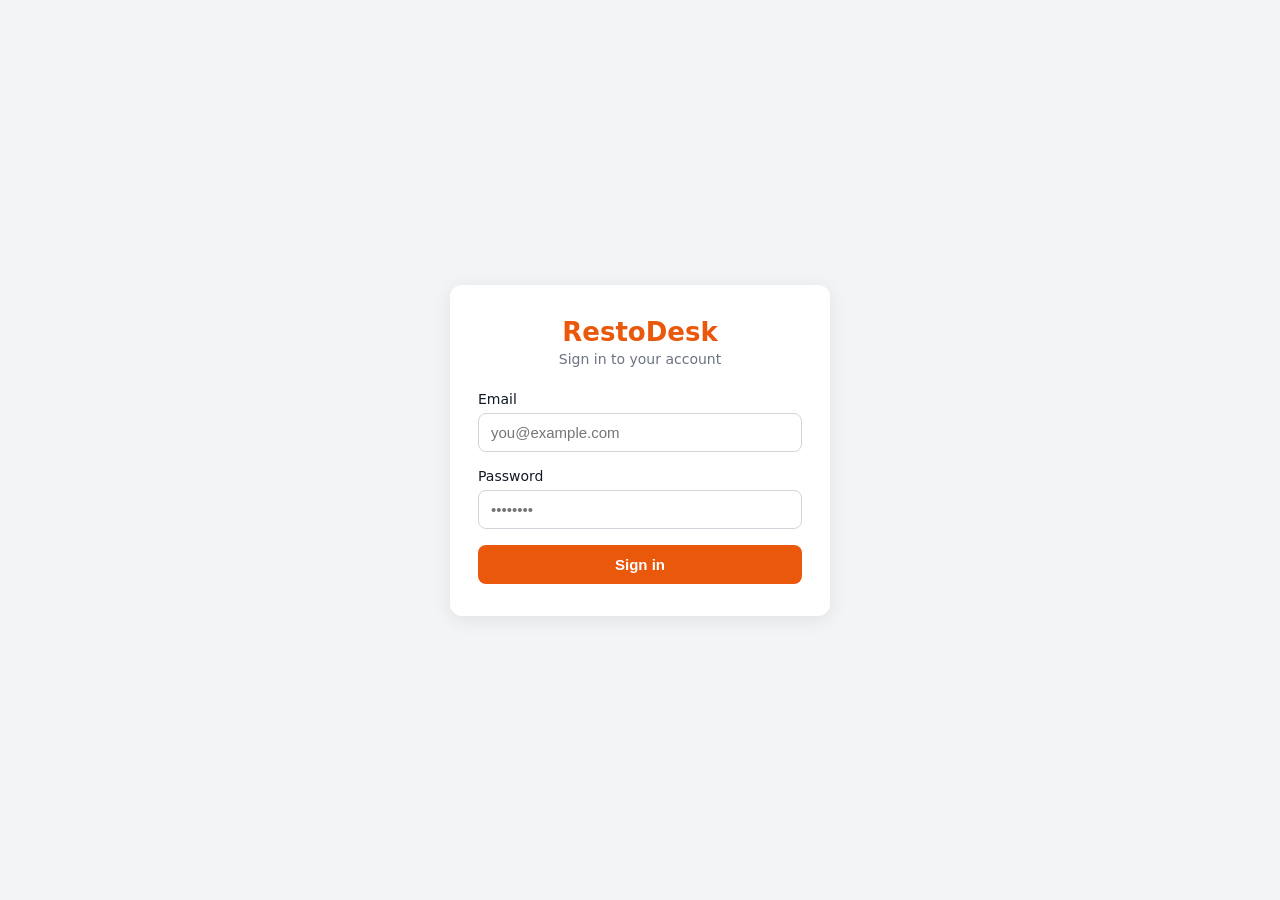
<file: index.html>
<!DOCTYPE html>
<html lang="en">
<head>
  <meta charset="UTF-8" />
  <meta name="viewport" content="width=device-width, initial-scale=1" />
  <title>RestoDesk</title>
  <script>
    window.location.replace("screens/login.html");
  </script>
</head>
<body>
  <p>Redirecting...</p>
</body>
</html>
</file>
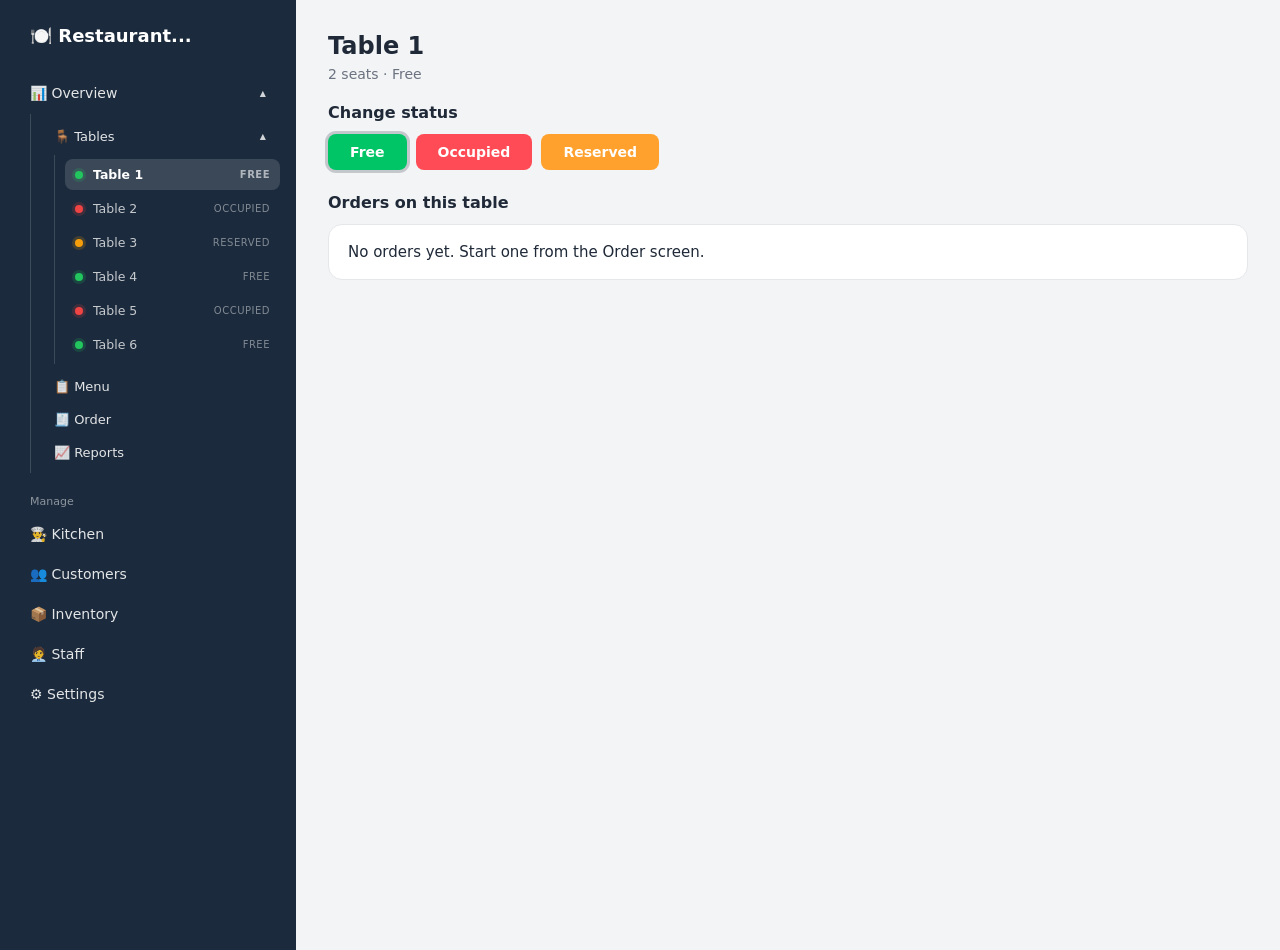
<file: screens/dashboard.html>
<!DOCTYPE html>
<html lang="en">
<head>
  <meta charset="UTF-8">
  <meta name="viewport" content="width=device-width, initial-scale=1">
  <title>Restaurant dashboard</title>
  <link rel="stylesheet" href="/css/pages/dashboard.css">
</head>
<body class="dashboard" data-page="dashboard">

  <aside class="sidebar">
    <span class="brand">🍽️ Restaurant...</span>

    <nav>
      <!-- Overview dropdown -->
      <button class="nav-link" type="button" data-toggle="overviewMenu" aria-expanded="true">
        📊 Overview <span class="arrow">▲</span>
      </button>

      <div id="overviewMenu">
        <!-- Tables dropdown -->
        <button class="nav-link" type="button" data-toggle="tablesSubmenu" aria-expanded="true">
          🪑 Tables <span class="arrow">▲</span>
        </button>
        <div id="tablesSubmenu"><!-- filled by dashboard.js --></div>

        <a href="/screens/menu">📋 Menu</a>
        <a href="/screens/order">🧾 Order</a>
        <a href="/screens/reports">📈 Reports</a>
      </div>

      <div class="group-label">Manage</div>
      <a href="#">👨‍🍳 Kitchen</a>
      <a href="#">👥 Customers</a>
      <a href="#">📦 Inventory</a>
      <a href="#">🧑‍💼 Staff</a>
      <a href="/screens/settings">⚙️ Settings</a>
    </nav>
  </aside>

  <main class="main">
    <h1 id="tableTitle">Table 1</h1>
    <p class="meta" id="tableMeta">2 seats · Free</p>

    <h2>Change status</h2>
    <div class="status-actions" id="statusActions">
      <button class="status-btn" type="button" data-status="free">Free</button>
      <button class="status-btn" type="button" data-status="occupied">Occupied</button>
      <button class="status-btn" type="button" data-status="reserved">Reserved</button>
    </div>

    <h2>Orders on this table</h2>
    <div class="orders-card">No orders yet. Start one from the Order screen.</div>
  </main>

  <script type="module" src="/js/main.js"></script>
</body>
</html>
</file>
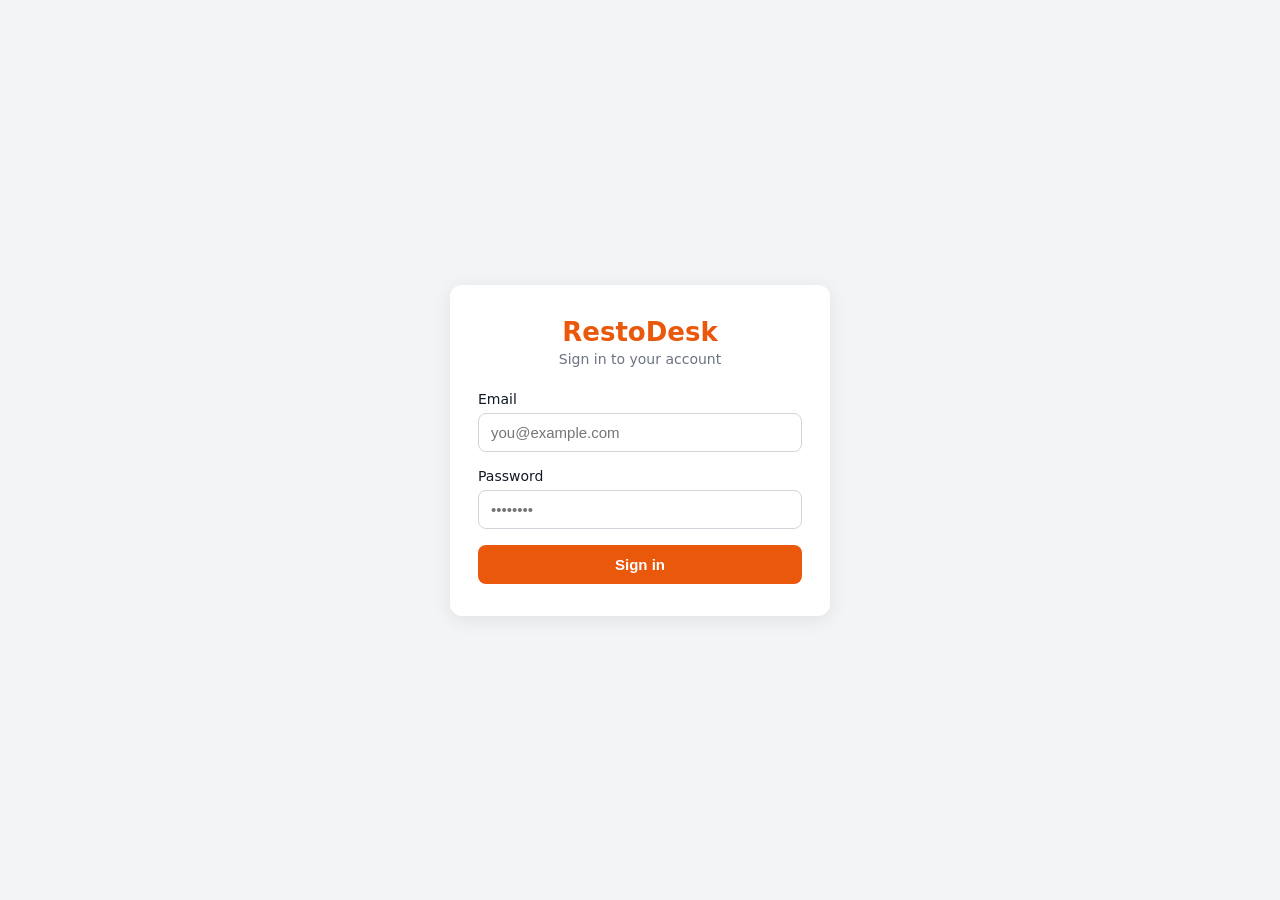
<file: screens/login.html>
<!DOCTYPE html>
<html lang="en">
<head>
  <meta charset="UTF-8" />
  <meta name="viewport" content="width=device-width, initial-scale=1" />
  <title>RestoDesk - Login</title>
  <link rel="stylesheet" href="../css/pages/login.css" />
</head>
<body data-page="login">
  <main class="login-page">
    <form class="login-card" id="loginForm" novalidate>
      <h1 class="login-title">RestoDesk</h1>
      <p class="login-subtitle">Sign in to your account</p>

      <label for="email">Email</label>
      <input type="email" id="email" placeholder="you@example.com" required />

      <label for="password">Password</label>
      <input type="password" id="password" placeholder="••••••••" required />

      <button type="submit">Sign in</button>
    </form>
  </main>

  <script type="module" src="../js/main.js"></script>
</body>
</html>
</file>
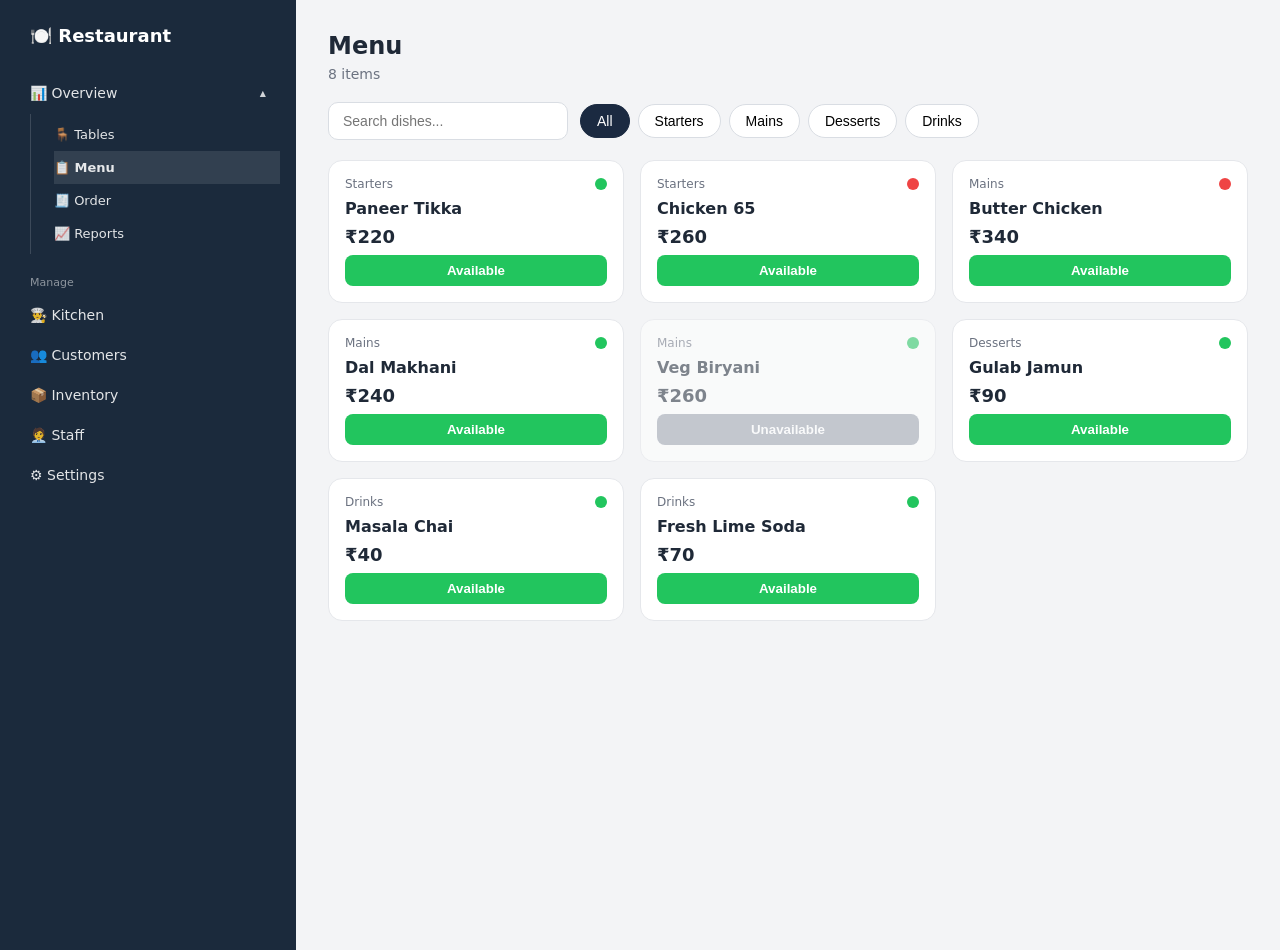
<file: screens/menu.html>
<!DOCTYPE html>
<html lang="en">
<head>
  <meta charset="UTF-8">
  <meta name="viewport" content="width=device-width, initial-scale=1">
  <title>Restaurant menu</title>
  <link rel="stylesheet" href="/css/pages/dashboard.css">
  <link rel="stylesheet" href="/css/pages/menu.css">
</head>
<body class="dashboard" data-page="menu">

  <aside class="sidebar">
    <span class="brand">🍽️ Restaurant</span>

    <nav>
      <button class="nav-link" type="button" data-toggle="overviewMenu" aria-expanded="true">
        📊 Overview <span class="arrow">▲</span>
      </button>

      <div id="overviewMenu">
        <a href="/screens/dashboard">🪑 Tables</a>
        <a href="/screens/menu" class="active">📋 Menu</a>
        <a href="/screens/order">🧾 Order</a>
        <a href="/screens/reports">📈 Reports</a>
      </div>

      <div class="group-label">Manage</div>
      <a href="#">👨‍🍳 Kitchen</a>
      <a href="#">👥 Customers</a>
      <a href="#">📦 Inventory</a>
      <a href="#">🧑‍💼 Staff</a>
      <a href="/screens/settings">⚙️ Settings</a>
    </nav>
  </aside>

  <main class="main">
    <h1>Menu</h1>
    <p class="meta" id="menuMeta"></p>

    <div class="menu-toolbar">
      <input type="search" id="menuSearch" placeholder="Search dishes..." />
      <div class="category-tabs" id="categoryTabs"></div>
    </div>

    <div class="menu-grid" id="menuGrid"></div>
  </main>

  <script type="module" src="/js/main.js"></script>
</body>
</html>
</file>
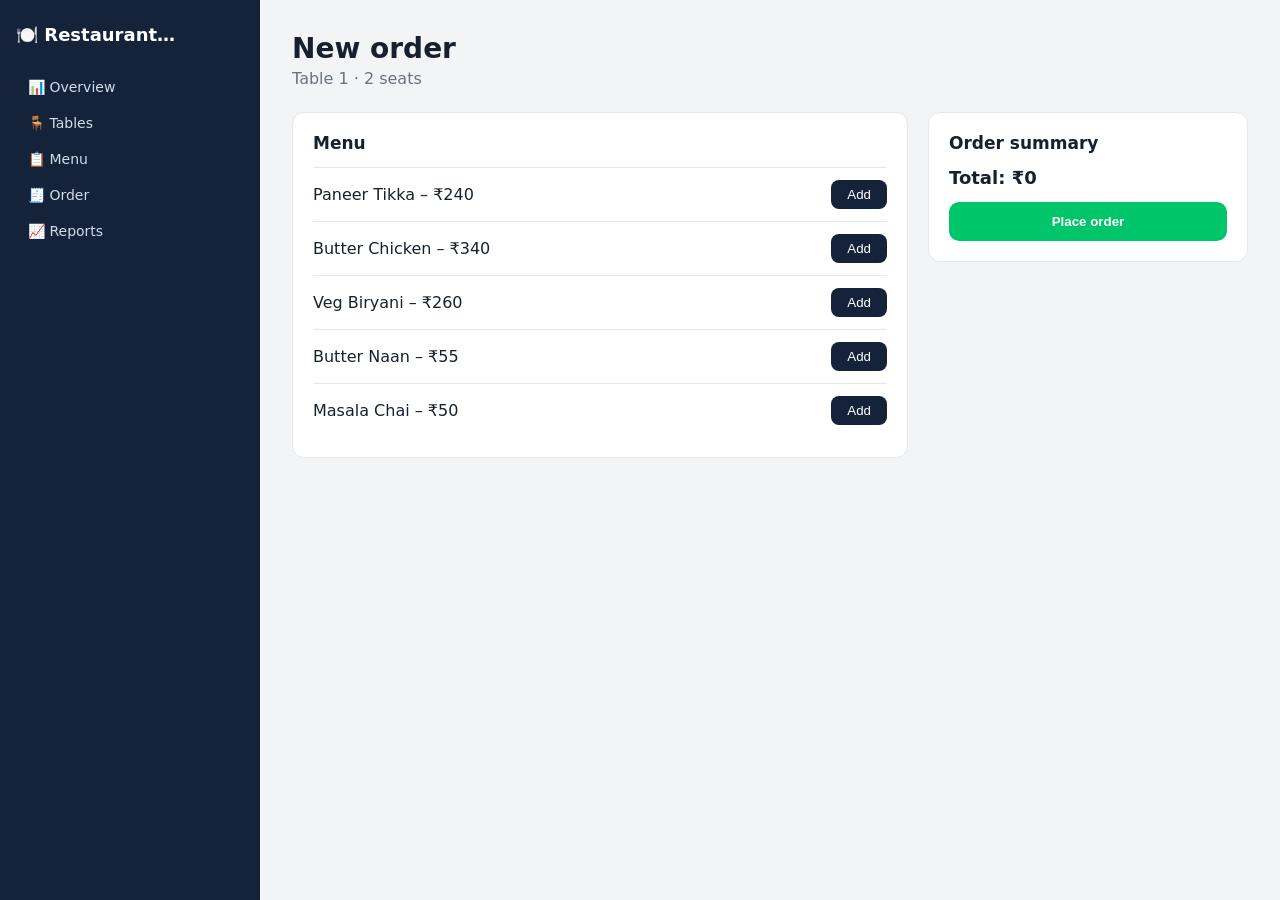
<file: screens/order.html>
<!DOCTYPE html>
<html lang="en">
<head>
  <meta charset="UTF-8" />
  <meta name="viewport" content="width=device-width, initial-scale=1.0" />
  <title>Restaurant dashboard – Order</title>
  <link rel="stylesheet" href="/css/pages/order.css" />
</head>
<body data-page="order">
  <div class="app">

    <aside class="sidebar">
      <div class="brand">🍽️ Restaurant…</div>
      <a class="nav-link" href="/screens/dashboard">📊 Overview</a>
      <a class="nav-link" href="/screens/dashboard">🪑 Tables</a>
      <a class="nav-link" href="/screens/menu">📋 Menu</a>
      <a class="nav-link" href="/screens/order">🧾 Order</a>
      <a class="nav-link" href="/screens/reports">📈 Reports</a>
    </aside>

    <main class="content">
      <h1>New order</h1>
      <p class="meta">Table 1 · 2 seats</p>

      <div class="grid">
        <section class="card">
          <h2>Menu</h2>
          <div id="menuList"></div>
        </section>

        <section class="card">
          <h2>Order summary</h2>
          <ul id="orderList"></ul>
          <p class="total">Total: <span id="total">₹0</span></p>
          <button class="place" id="placeBtn">Place order</button>
        </section>
      </div>
    </main>
  </div>

  <script type="module" src="/js/main.js"></script>
</body>
</html>
</file>
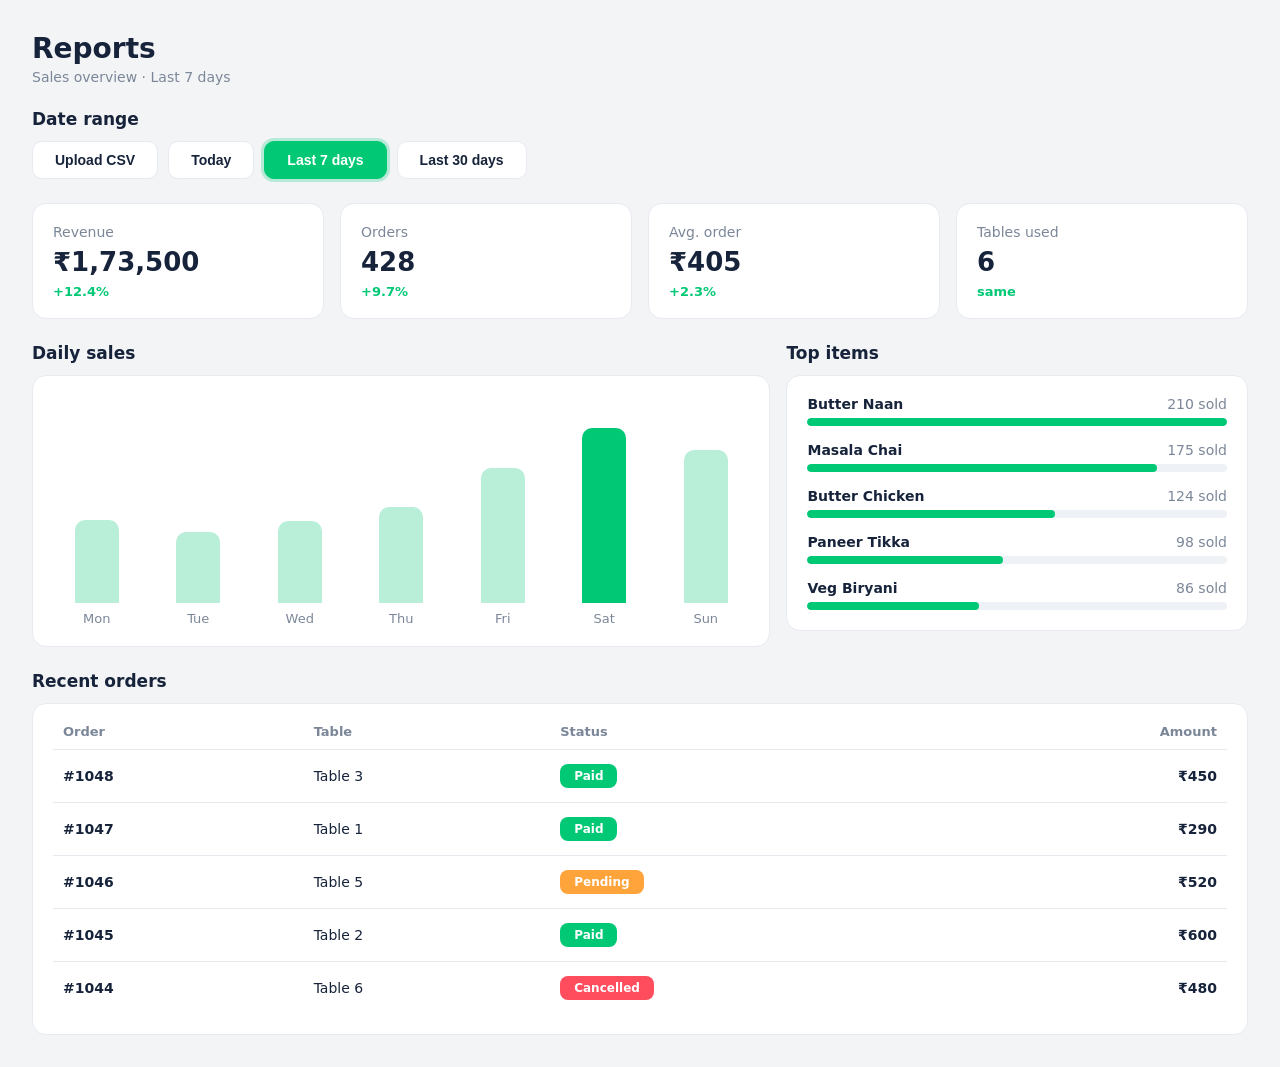
<file: screens/reports.html>
<!DOCTYPE html>
<html lang="en">
<head>
  <meta charset="UTF-8" />
  <meta name="viewport" content="width=device-width, initial-scale=1.0" />
  <title>Restaurant dashboard – Reports</title>
  <link rel="stylesheet" href="/css/pages/reports.css" />
</head>
<body data-page="reports">
  <div class="app">
    <main class="content">
      <div class="rp">

        <h1>Reports</h1>
        <p class="rp-meta" id="rpMeta"></p>

        <h3 class="rp-label">Date range</h3>
        <div class="rp-range" id="rpRange">
        <div class="rp-upload">
        <button id="rpUploadBtn">Upload CSV</button>
        <input type="file" id="rpFile" accept=".csv" hidden />
        </div>
          <button data-range="today">Today</button>
          <button data-range="week" class="active">Last 7 days</button>
          <button data-range="month">Last 30 days</button>
        </div>

        <div class="rp-stats" id="rpStats"></div>

        <div class="rp-grid">
          <div>
            <h3 class="rp-label">Daily sales</h3>
            <section class="rp-card">
              <div class="rp-bars" id="rpBars"></div>
            </section>
          </div>

          <div>
            <h3 class="rp-label">Top items</h3>
            <section class="rp-card">
              <ul class="rp-items" id="rpItems"></ul>
            </section>
          </div>
        </div>

        <h3 class="rp-label">Recent orders</h3>
        <section class="rp-card">
          <table class="rp-table">
            <thead>
              <tr><th>Order</th><th>Table</th><th>Status</th><th class="r">Amount</th></tr>
            </thead>
            <tbody id="rpOrders"></tbody>
          </table>
        </section>

      </div>
    </main>
  </div>

  <script type="module" src="/js/main.js"></script>
</body>
</html>
</file>
<file: css/pages/dashboard.css>
/* =========================================================
   dashboard.css — everything for the dashboard screen
   ========================================================= */

/* ===== Layout ===== */
.dashboard {
  --sidebar-bg: #1b2a3c;
  --sidebar-w: 250px;
  --main-bg: #f3f4f6;
  --ink: #1f2937;
  --muted: #6b7280;

  display: flex;
  min-height: 100vh;
  margin: 0;
  font-family: "Ubuntu", system-ui, -apple-system, "Segoe UI", Arial, sans-serif;
  color: var(--ink);
  background: var(--main-bg);
}

/* ===== Sidebar ===== */
.sidebar {
  width: var(--sidebar-w);
  flex-shrink: 0;
  min-height: 100vh;
  padding: 22px 16px 28px 30px;
  background: var(--sidebar-bg);
  color: #fff;
  overflow-y: auto;
}
.sidebar .brand {
  display: block;
  margin: 0 0 24px;
  font-size: 18px;
  font-weight: 700;
  line-height: 28px;
}
.sidebar .group-label {
  margin: 22px 0 6px;
  font-size: 11px;
  color: rgba(255, 255, 255, .5);
}

/* every nav row: no side padding, text sits flush with the brand */
.sidebar a,
.sidebar button.nav-link {
  display: flex;
  align-items: center;
  gap: 6px;
  width: 100%;
  padding: 11px 0;
  border: 0;
  background: transparent;
  color: rgba(255, 255, 255, .88);
  font: inherit;
  font-size: 14px;
  text-align: left;
  text-decoration: none;
  cursor: pointer;
  transition: color .18s ease;
}
.sidebar a:hover,
.sidebar button.nav-link:hover { color: #fff; }

/* tiny ▲ on the right of a dropdown row */
.sidebar .arrow {
  margin: 0 14px 0 auto;
  font-size: 8px;
  color: rgba(255, 255, 255, .8);
  transition: transform .2s ease;
}
.sidebar [aria-expanded="false"] .arrow { transform: rotate(180deg); }

/* ===== Overview children (Tables, Menu, Order, Reports) ===== */
#overviewMenu {
  display: flex;
  flex-direction: column;
  margin: 2px 0 0;
  padding: 4px 0 4px 23px;
  border-left: 1px solid rgba(255, 255, 255, .15);
}
#overviewMenu[hidden] { display: none; }
#overviewMenu > a,
#overviewMenu > button.nav-link {
  font-size: 13px;
  padding: 9px 0;
}
#overviewMenu > button.nav-link { padding: 11px 0; }

/* the manage links below (Kitchen, Customers …) are a bit roomier */
.sidebar > nav > a { padding: 12px 0; }

/* ===== Tables dropdown (polished) ===== */
#tablesSubmenu {
  display: flex;
  flex-direction: column;
  gap: 3px;
  margin: 0 0 6px 0;
  padding: 4px 0 4px 10px;
  border-left: 1px solid rgba(255, 255, 255, .15);
  animation: submenuIn .22s ease;
}
#tablesSubmenu[hidden] { display: none; }

@keyframes submenuIn {
  from { opacity: 0; transform: translateY(-6px); }
  to   { opacity: 1; transform: translateY(0); }
}

#tablesSubmenu .sub-link {
  display: flex;
  align-items: center;
  gap: 10px;
  width: auto;
  font-size: 12.5px;
  padding: 8px 10px;
  border-radius: 8px;
  color: rgba(255, 255, 255, .75);
  background: transparent;
  transition: background .18s ease, color .18s ease, transform .18s ease;
}
#tablesSubmenu .sub-link:hover {
  background: rgba(255, 255, 255, .08);
  color: #fff;
  transform: translateX(3px);
}
#tablesSubmenu .sub-link.active {
  background: rgba(255, 255, 255, .14);
  color: #fff;
  font-weight: 600;
}

/* status dot */
#tablesSubmenu .dot {
  width: 8px;
  height: 8px;
  border-radius: 50%;
  flex-shrink: 0;
  background: #22c55e;                       /* free */
  box-shadow: 0 0 0 3px rgba(34, 197, 94, .18);
}
#tablesSubmenu .dot.occupied {
  background: #ef4444;
  box-shadow: 0 0 0 3px rgba(239, 68, 68, .18);
}
#tablesSubmenu .dot.reserved {
  background: #f59e0b;
  box-shadow: 0 0 0 3px rgba(245, 158, 11, .18);
}

/* small status label on the right */
#tablesSubmenu .status {
  margin-left: auto;
  font-size: 10px;
  text-transform: uppercase;
  letter-spacing: .5px;
  opacity: .6;
}

/* ===== Main content ===== */
.main {
  flex: 1;
  min-width: 0;
  padding: 30px 32px 48px;
  background: var(--main-bg);
}
.main h1 {
  margin: 0 0 2px;
  font-size: 24px;
  font-weight: 700;
  line-height: 32px;
}
.main .meta {
  margin: 0 0 18px;
  font-size: 14px;
  line-height: 20px;
  color: var(--muted);
}
.main h2 {
  margin: 0 0 10px;
  font-size: 16px;
  font-weight: 700;
  line-height: 22px;
}

/* status buttons */
.status-actions {
  display: flex;
  flex-wrap: wrap;
  gap: 9px;
  margin-bottom: 22px;
}
.status-btn {
  height: 36px;
  padding: 0 22px;
  border: 0;
  border-radius: 8px;
  color: #fff;
  font: inherit;
  font-size: 14px;
  font-weight: 700;
  cursor: pointer;
  transition: filter .18s ease, transform .18s ease, box-shadow .18s ease;
}
.status-btn:hover { filter: brightness(1.06); transform: translateY(-1px); }
.status-btn:focus-visible { outline: 3px solid rgba(27, 42, 60, .35); outline-offset: 2px; }
.status-btn[data-status="free"]     { background: #00c566; }
.status-btn[data-status="occupied"] { background: #ff4b55; }
.status-btn[data-status="reserved"] { background: #ffa12c; }
.status-btn.current { box-shadow: 0 0 0 3px rgba(27, 42, 60, .22); }

/* orders card */
.orders-card {
  padding: 18px 19px;
  background: #fff;
  border: 1px solid #e5e7eb;
  border-radius: 14px;
  font-size: 15px;
  line-height: 18px;
}

/* ===== Small screens ===== */
@media (max-width: 720px) {
  .dashboard { flex-direction: column; }
  .sidebar { width: 100%; min-height: 0; }
  .main { padding: 24px 18px 40px; }
}

@media (prefers-reduced-motion: reduce) {
  #tablesSubmenu { animation: none; }
  #tablesSubmenu .sub-link,
  .status-btn,
  .sidebar .arrow { transition: none; }
}
</file>
<file: css/pages/login.css>
* {
  box-sizing: border-box;
  margin: 0;
  padding: 0;
}

body {
  font-family: system-ui, -apple-system, "Segoe UI", Roboto, sans-serif;
  background: #f3f4f6;
  color: #111827;
}

.login-page {
  min-height: 100vh;
  display: flex;
  align-items: center;
  justify-content: center;
  padding: 16px;
}

.login-card {
  width: 100%;
  max-width: 380px;
  background: #fff;
  padding: 32px 28px;
  border-radius: 12px;
  box-shadow: 0 4px 20px rgba(0, 0, 0, 0.08);
}

.login-title {
  font-size: 26px;
  text-align: center;
  color: #ea580c;
}

.login-subtitle {
  text-align: center;
  color: #6b7280;
  font-size: 14px;
  margin: 4px 0 24px;
}

.login-card label {
  display: block;
  font-size: 14px;
  font-weight: 500;
  margin-bottom: 6px;
}

.login-card input {
  width: 100%;
  padding: 10px 12px;
  margin-bottom: 16px;
  border: 1px solid #d1d5db;
  border-radius: 8px;
  font-size: 15px;
}

.login-card input:focus {
  outline: none;
  border-color: #ea580c;
  box-shadow: 0 0 0 3px rgba(234, 88, 12, 0.15);
}

.login-card button {
  width: 100%;
  padding: 11px;
  background: #ea580c;
  color: #fff;
  border: none;
  border-radius: 8px;
  font-size: 15px;
  font-weight: 600;
  cursor: pointer;
}

.login-card button:hover {
  background: #c2410c;
}
</file>
<file: css/pages/menu.css>
.sidebar a.active {
  background: rgba(255, 255, 255, 0.1);
  font-weight: 600;
}

.menu-toolbar {
  display: flex;
  flex-wrap: wrap;
  gap: 12px;
  align-items: center;
  margin: 16px 0 20px;
}

.menu-toolbar input {
  padding: 10px 14px;
  border: 1px solid #d9dde3;
  border-radius: 10px;
  min-width: 240px;
  font-size: 14px;
}

.category-tabs {
  display: flex;
  flex-wrap: wrap;
  gap: 8px;
}

.category-tab {
  border: 1px solid #d9dde3;
  background: #fff;
  padding: 8px 16px;
  border-radius: 999px;
  cursor: pointer;
  font-size: 14px;
}

.category-tab.active {
  background: #1b2a41;
  color: #fff;
  border-color: #1b2a41;
}

.menu-grid {
  display: grid;
  grid-template-columns: repeat(auto-fill, minmax(240px, 1fr));
  gap: 16px;
}

.menu-card {
  background: #fff;
  border: 1px solid #e5e7eb;
  border-radius: 14px;
  padding: 16px;
  display: flex;
  flex-direction: column;
  gap: 8px;
}

.menu-card.unavailable { opacity: 0.55; }

.menu-card-top {
  display: flex;
  justify-content: space-between;
  align-items: center;
}

.menu-card h3 { margin: 0; font-size: 16px; }
.menu-card .category { font-size: 12px; color: #6b7280; }
.menu-card .price { font-weight: 700; font-size: 18px; }

.veg-dot {
  width: 12px;
  height: 12px;
  border-radius: 50%;
  background: #ef4444;
}
.veg-dot.veg { background: #22c55e; }

.toggle-btn {
  margin-top: auto;
  padding: 8px;
  border: none;
  border-radius: 8px;
  cursor: pointer;
  font-weight: 600;
  background: #22c55e;
  color: #fff;
}
.menu-card.unavailable .toggle-btn { background: #9ca3af; }

.empty-state {
  grid-column: 1 / -1;
  text-align: center;
  color: #6b7280;
  padding: 40px 0;
}
</file>
<file: css/pages/order.css>
* { box-sizing: border-box; margin: 0; padding: 0; }

body {
  font-family: system-ui, sans-serif;
  background: #f3f4f6;
  color: #17202e;
}

.app { display: flex; min-height: 100vh; }

/* sidebar */
.sidebar {
  width: 260px;
  background: #14233a;
  color: #d4dcea;
  padding: 24px 16px;
}
.brand { color: #fff; font-weight: 700; font-size: 18px; margin-bottom: 24px; }
.nav-link {
  display: block;
  padding: 10px 12px;
  border-radius: 8px;
  color: inherit;
  text-decoration: none;
  font-size: 14px;
}
.nav-link:hover { background: #1d3050; }
.nav-link.active { background: #2a3d5c; color: #fff; }

/* content */
.content { flex: 1; padding: 32px; }
h1 { font-size: 28px; }
.meta { color: #6b7280; margin: 4px 0 24px; }

.grid {
  display: grid;
  grid-template-columns: 1fr 320px;
  gap: 20px;
  align-items: start;
}
.card {
  background: #fff;
  border: 1px solid #e6e8ec;
  border-radius: 12px;
  padding: 20px;
}
h2 { font-size: 17px; margin-bottom: 14px; }

/* menu */
.item {
  display: flex;
  justify-content: space-between;
  align-items: center;
  padding: 12px 0;
  border-top: 1px solid #e6e8ec;
}
.item button {
  background: #14233a;
  color: #fff;
  border: 0;
  padding: 7px 16px;
  border-radius: 8px;
  cursor: pointer;
}

/* summary */
#orderList { list-style: none; margin-bottom: 14px; }
#orderList li {
  display: flex;
  justify-content: space-between;
  padding: 8px 0;
  border-bottom: 1px solid #e6e8ec;
  font-size: 14px;
}
.total { font-weight: 700; font-size: 18px; margin-bottom: 14px; }
.place {
  width: 100%;
  padding: 12px;
  border: 0;
  border-radius: 10px;
  background: #00c569;
  color: #fff;
  font-weight: 700;
  cursor: pointer;
}

@media (max-width: 900px) {
  .app { flex-direction: column; }
  .sidebar { width: 100%; }
  .grid { grid-template-columns: 1fr; }
}
/* ===== ADDED: order line controls (−  +  ✕) ===== */
#orderList li { align-items: center; gap: 10px; }
#orderList li > span:first-child { flex: 1; }
.line-ctrl { display: flex; gap: 4px; }
.line-ctrl button {
  width: 24px;
  height: 24px;
  border: 1px solid #e6e8ec;
  background: #fff;
  border-radius: 6px;
  cursor: pointer;
  line-height: 1;
}
.line-ctrl button:hover { background: #f3f4f6; }
.line-ctrl .remove { color: #b42318; }
/* ===== END ADDED ===== */
</file>
<file: css/pages/reports.css>
body {
  margin: 0;
  background: #f3f4f6;
  color: #16233a;
  font-family: "Inter", system-ui, -apple-system, "Segoe UI", sans-serif;
}

.app { display: flex; min-height: 100vh; }
.content { flex: 1; min-width: 0; padding: 32px; }

.rp *, .rp *::before, .rp *::after { box-sizing: border-box; }

/* Headings like your dashboard */
.rp h1 { margin: 0; font-size: 28px; font-weight: 800; }
.rp-meta { margin: 4px 0 24px; color: #7b8798; font-size: 14px; }
.rp-label { margin: 24px 0 12px; font-size: 17px; font-weight: 700; }

/* Range pills (same style as Free / Occupied / Reserved) */
.rp-range { display: flex; gap: 10px; flex-wrap: wrap; }
.rp-range button {
  border: 1px solid #e7eaef;
  background: #fff;
  color: #16233a;
  font-weight: 700;
  font-size: 14px;
  padding: 10px 22px;
  border-radius: 10px;
  cursor: pointer;
}
.rp-range button:hover { background: #f8f9fb; }
.rp-range button.active {
  background: #00c875;
  border-color: #00c875;
  color: #fff;
  box-shadow: 0 0 0 3px rgba(0, 200, 117, 0.25);
}

/* Summary cards */
.rp-stats {
  display: grid;
  grid-template-columns: repeat(4, 1fr);
  gap: 16px;
  margin-top: 24px;
}
.rp-stat {
  background: #fff;
  border: 1px solid #e7eaef;
  border-radius: 14px;
  padding: 18px 20px;
}
.rp-stat span { color: #7b8798; font-size: 14px; }
.rp-stat b { display: block; font-size: 26px; font-weight: 800; margin: 6px 0 4px; }
.rp-stat small { font-size: 13px; font-weight: 700; }
.rp-stat small.up   { color: #00c875; }
.rp-stat small.down { color: #ff4d5e; }

/* Cards */
.rp-grid {
  display: grid;
  grid-template-columns: 1.6fr 1fr;
  gap: 16px;
}
.rp-grid .rp-label { margin-top: 24px; }
.rp-card {
  background: #fff;
  border: 1px solid #e7eaef;
  border-radius: 14px;
  padding: 20px;
}

/* Bar chart */
.rp-bars {
  height: 230px;
  display: flex;
  align-items: flex-end;
  gap: 14px;
  padding-top: 24px;
}
.rp-col {
  flex: 1;
  height: 100%;
  display: flex;
  flex-direction: column;
  justify-content: flex-end;
  align-items: center;
  font-size: 13px;
  color: #7b8798;
}
.rp-bar {
  position: relative;
  width: 100%;
  max-width: 44px;
  background: #b9efd8;
  border-radius: 10px 10px 0 0;
  margin-bottom: 8px;
}
.rp-bar.peak, .rp-bar:hover { background: #00c875; }
.rp-bar::after {
  content: attr(data-value);
  position: absolute;
  top: -28px;
  left: 50%;
  transform: translateX(-50%);
  background: #14263d;
  color: #fff;
  font-size: 12px;
  padding: 3px 8px;
  border-radius: 6px;
  white-space: nowrap;
  opacity: 0;
  pointer-events: none;
}
.rp-bar:hover::after { opacity: 1; }

/* Top items */
.rp-items { list-style: none; margin: 0; padding: 0; display: grid; gap: 16px; }
.rp-item-top {
  display: flex;
  justify-content: space-between;
  font-size: 14px;
  margin-bottom: 6px;
}
.rp-item-top span { color: #7b8798; }
.rp-track { height: 8px; background: #eef1f5; border-radius: 99px; overflow: hidden; }
.rp-fill  { height: 100%; background: #00c875; border-radius: 99px; }

/* Orders table */
.rp-table { width: 100%; border-collapse: collapse; font-size: 14px; }
.rp-table th {
  text-align: left;
  color: #7b8798;
  font-weight: 600;
  font-size: 13px;
  padding: 0 10px 10px;
  border-bottom: 1px solid #e7eaef;
}
.rp-table td { padding: 14px 10px; border-bottom: 1px solid #e7eaef; }
.rp-table tr:last-child td { border-bottom: none; }
.rp-table .r { text-align: right; }
.rp-table td.r { font-weight: 700; }

/* Status pills (same colors as dashboard) */
.rp-badge {
  display: inline-block;
  padding: 5px 14px;
  border-radius: 8px;
  font-size: 12px;
  font-weight: 700;
  color: #fff;
}
.rp-badge.paid      { background: #00c875; }
.rp-badge.pending   { background: #ffa43a; }
.rp-badge.cancelled { background: #ff4d5e; }

/* Responsive */
@media (max-width: 1100px) {
  .rp-stats { grid-template-columns: repeat(2, 1fr); }
  .rp-grid  { grid-template-columns: 1fr; }
}
@media (max-width: 600px) {
  .content { padding: 20px 16px; }
  .rp-stats { grid-template-columns: 1fr; }
}
</file>
